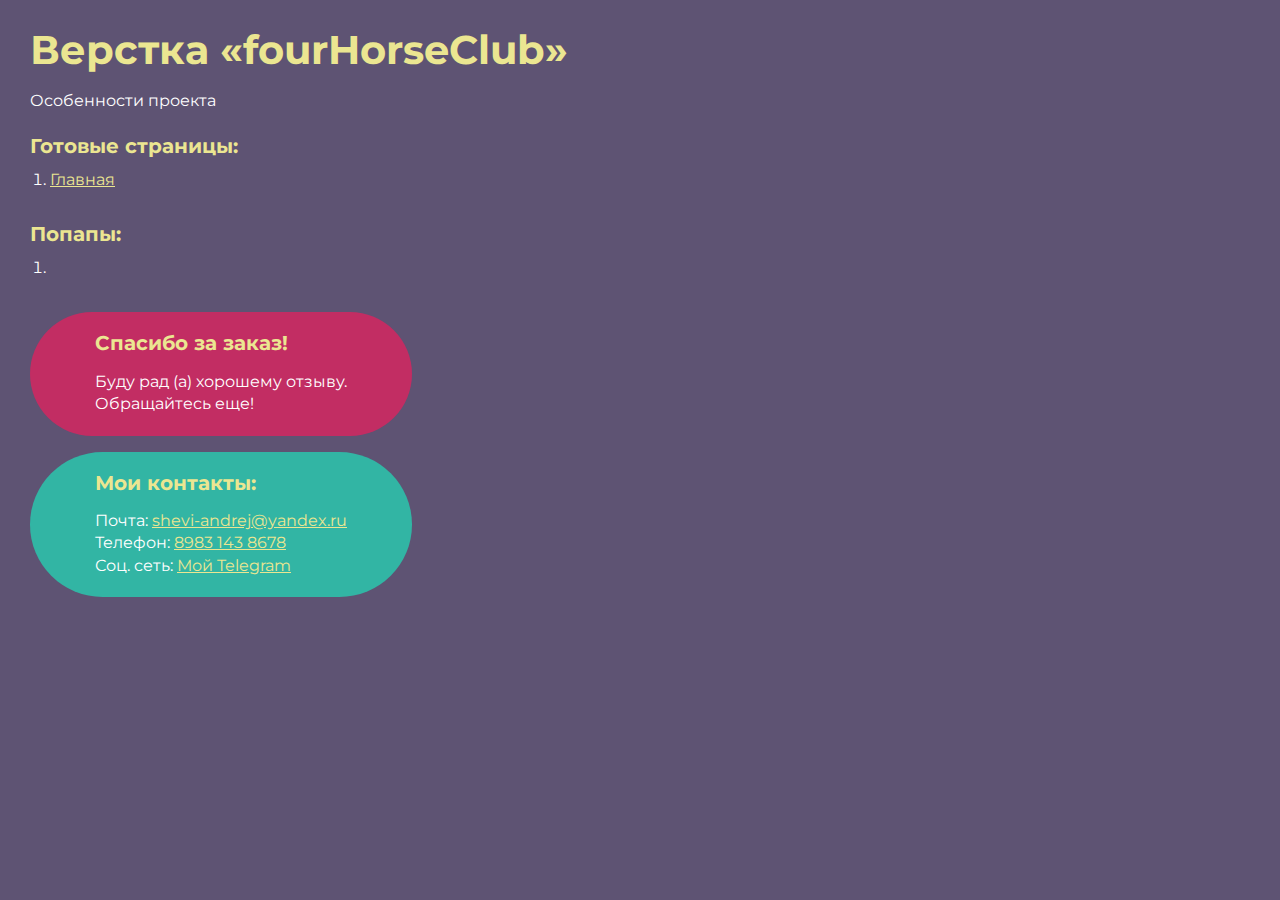
<file: index.html>
<!doctype html>
<html>

<head>
	<meta charset="UTF-8" />
	<meta name="viewport" content="width=device-width, initial-scale=1.0" />
	<title>Верстка «fourHorseСlub»</title>
</head>

<body>
	<div class="rootpage">
		<h1>Верстка «fourHorseСlub»</h1>
		<div class="rootpage__info">Особенности проекта</div>
		<h2>Готовые страницы:</h2>
		<ol class="rootpage__list">
			<li><a target="_blank" href="home.html">Главная</a></li>
		</ol>
		<h2>Попапы:</h2>
		<ol class="rootpage__list">
			<li><a target="_blank" href="home.html#"></a></li>
		</ol>
		<div class="rootpage__tnx">
			<h2>Спасибо за заказ!</h2>
			<p>Буду рад (а) хорошему отзыву.</p>
			<p>Обращайтесь еще!</p>
		</div>
		<div class="rootpage__contacts">
			<h2>Мои контакты:</h2>
			<p>
				Почта:
				<a href="mailto:shevi-andrej@yandex.ru">shevi-andrej@yandex.ru</a>
			</p>
			<p>Телефон: <a href="tel:89831438678">8983 143 8678</a></p>
			<p>Соц. сеть: <a href="https://t.me/AndresShev">Мой Telegram</a></p>
		</div>
	</div>
</body>
<style>
	@charset "UTF-8";
	@import url("https://fonts.googleapis.com/css?family=Montserrat:regular,700&display=swap");

	*,
	*::before,
	*::after {
		padding: 0px;
		margin: 0px;
		border: 0px;
		box-sizing: border-box;
	}

	html,
	body {
		height: 100%;
		margin: 0;
		padding: 0;
		min-width: 320px;
		width: 100%;
		color: #fff;
		background-color: #5e5373;
	}

	body {
		font-family: Montserrat;
		font-size: 100%;
		line-height: 1;
		font-size: 1rem;
	}

	a {
		text-decoration: underline;
		color: #ebe691;
	}

	a:visited {
		text-decoration: underline;
		color: #aaa768;
	}

	a:hover {
		text-decoration: none;
	}

	ul li {
		list-style: none;
	}

	img {
		vertical-align: top;
	}

	.wrapper {
		width: 100%;
		min-height: 100%;
		overflow: hidden;
	}

	.rootpage {
		padding: 30px;
		display: flex;
		flex-direction: column;
		align-items: flex-start;
	}

	@media (max-width: 767px) {
		.rootpage {
			padding: 30px 15px;
		}
	}

	h1 {
		color: #ebe691;
		font-size: 2.5rem;
		margin: 0px 0px 1.25rem 0px;
	}

	@media (max-width: 767px) {
		h1 {
			font-size: 1.85rem;
			margin: 0px 0px 1.25rem 0px;
		}
	}

	h2 {
		color: #ebe691;
		font-size: 1.25rem;
		margin: 0px 0px 1rem 0px;
	}

	@media (max-width: 767px) {
		h2 {
			font-size: 1.125rem;
			margin: 0px 0px 1rem 0px;
		}
	}

	.rootpage__info {
		line-height: 140%;
		margin: 0px 0px 1.5rem 0px;
	}

	.rootpage__list {
		margin: 0px 0px 2.25rem 1.25rem;
	}

	.rootpage__list li:not(:last-child) {
		margin: 0px 0px 15px 0px;
	}

	.rootpage__contacts,
	.rootpage__tnx {
		border-radius: 200px;
		padding: 20px 65px;
		line-height: 140%;
	}

	@media (max-width: 767px) {

		.rootpage__contacts,
		.rootpage__tnx {
			border-radius: 40px;
			padding: 20px;
		}
	}

	.rootpage__contacts {
		background: #32b5a4;
	}

	.rootpage__contacts a {
		color: #ebe691;
	}

	.rootpage__tnx {
		background: #c22d63;
		margin: 0px 0px 1rem 0px;
	}
</style>

</html>
</file>
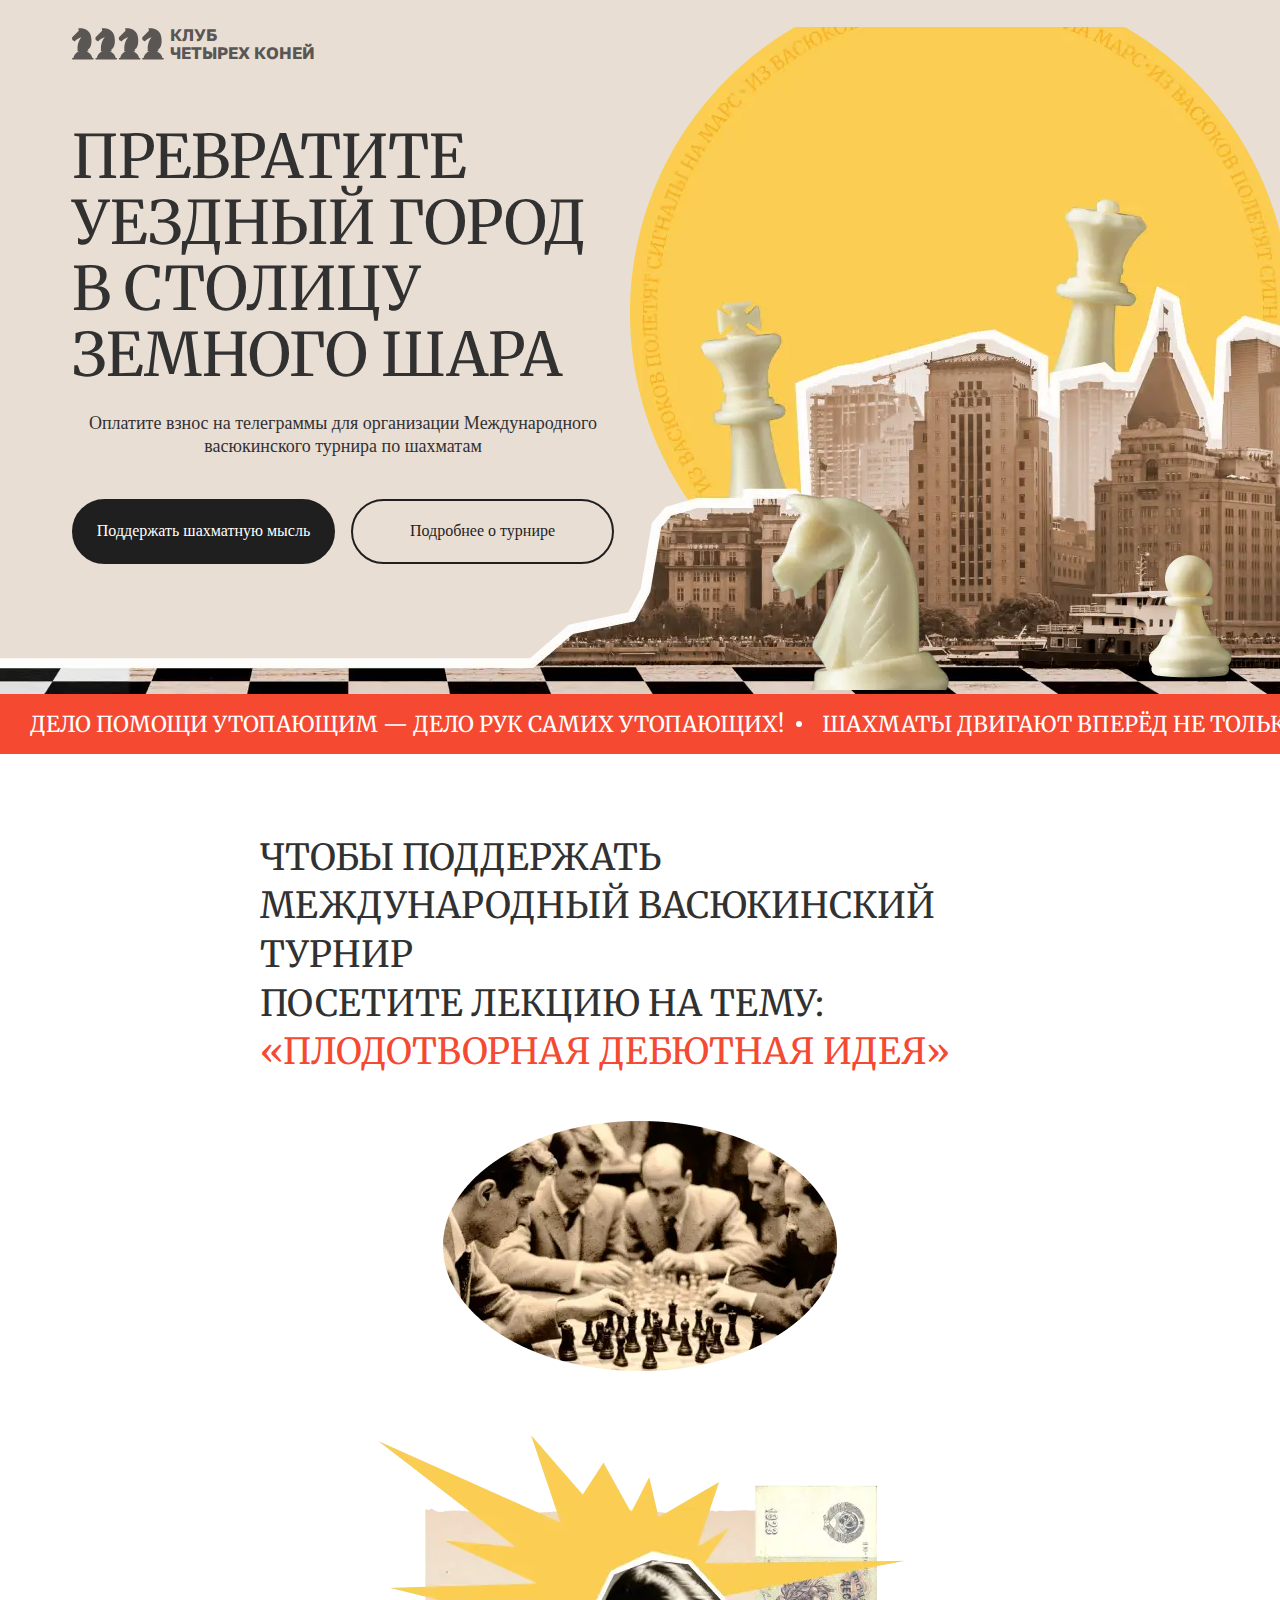
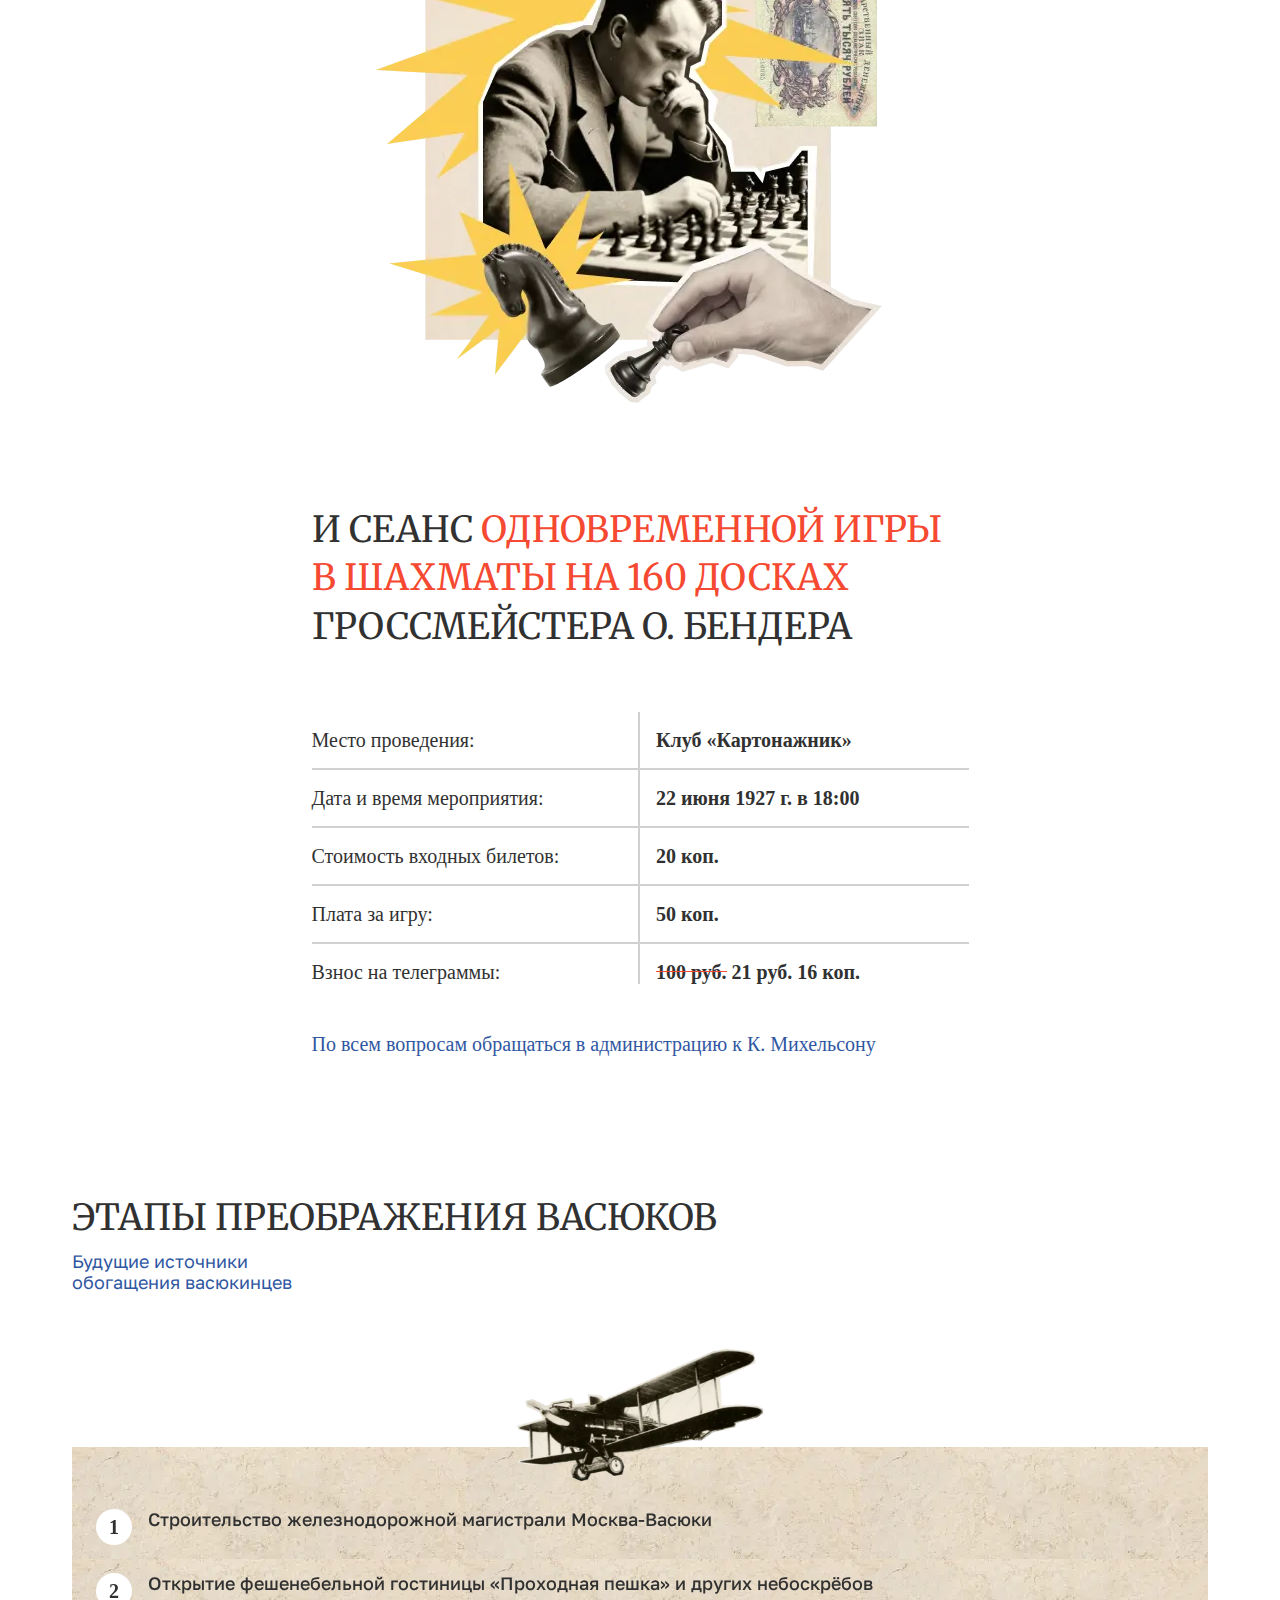
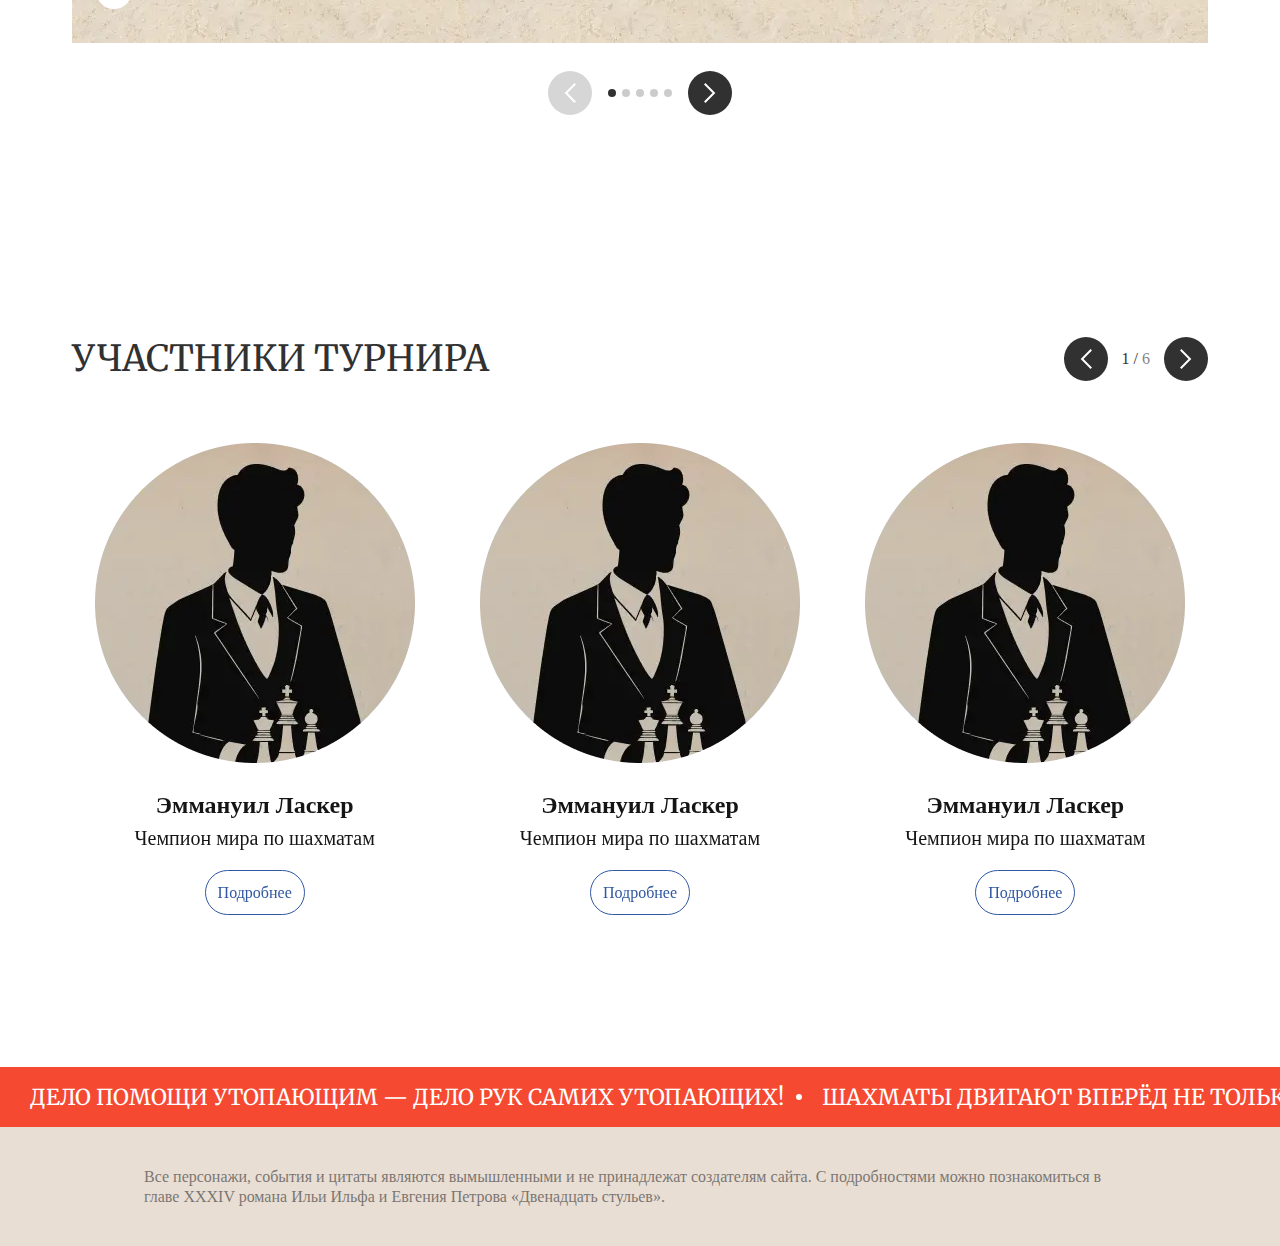
<file: home.html>
<!doctype html>
<html lang="ru">

<head>
	<title>four horse club</title>
	<meta charset="UTF-8" />
	<meta name="format-detection" content="telephone=no" />
	<!-- <style>body{opacity: 0;}</style> -->
	<link rel="stylesheet" href="css/style.min.css?_v=20240319222119" />
	<link rel="shortcut icon" href="favicon.ico" />
	<!-- <meta name="robots" content="noindex, nofollow"> -->
	<meta name="viewport" content="width=device-width, initial-scale=1.0" />
	<link href="https://fonts.googleapis.com/css?family=Montserrat:regular,500,600&display=swap&_v=20240319222119" rel="stylesheet" />
	<link href="https://fonts.googleapis.com/css?family=Golos+Text:regular,500,600,700&display=swap&_v=20240319222119" rel="stylesheet" />
	<link href="https://fonts.googleapis.com/css?family=Merriweather:300,700&display=swap&_v=20240319222119" rel="stylesheet" />
</head>

<body>
	<div class="wrapper">
		<header class="header">
			<div class="header__container">
				<div class="header-wrapper">
					<div class="logo">
						<a href="index.html#"><img src="img/logo.svg" alt="Logo" /></a>
						<a href="index.html#">
							<span>Клуб <br />
								четырех коней</span>
						</a>
					</div>
					<!-- /.logo -->
				</div>
			</div>
		</header>
		<section class="main">
			<div class="main__container">
				<div class="main-wrapper">
					<div class="main-content">
						<h1 class="main-title">
							Превратите уездный город в столицу земного шара
						</h1>
						<div class="main-subtitle">
							Оплатите взнос на телеграммы для организации Международного
							васюкинского турнира по шахматам
						</div>
						<div class="main-btns">
							<a href="home.html#donate">Поддержать шахматную мысль</a>
							<a href="home.html#readmore">Подробнее о турнире</a>
						</div>
					</div>
				</div>
			</div>

			<div class="running-text-wrapper">
				<div class="running-text-content">
					<div class="running-text-item">
						<span class="running-text-desc">
							Дело помощи утопающим — дело рук самих утопающих!
						</span>
					</div>
					<div class="running-text-item">
						<span class="running-text-desc">
							Шахматы двигают вперёд не только культуру, но и экономику!
						</span>
					</div>
					<div class="running-text-item">
						<span class="running-text-desc">
							Лёд тронулся, господа присяжные заседатели!
						</span>
					</div>
				</div>
			</div>
		</section>
		<section class="present">
			<div class="present__container">
				<div class="present-wrapper">
					<div class="present-top" id="donate">
						<h2 class="present-top__title section-title">
							Чтобы поддержать Международный васюкинский турнир
							<p data-da=".present-top,767,3" class="present-top__text">
								посетите лекцию на тему: <span>«Плодотворная дебютная идея»</span>
							</p>
						</h2>

						<div class="present-top__img">
							<picture><source srcset="img/present1.webp" type="image/webp"><img src="img/present1.png" alt="«Плодотворная дебютная идея»" /></picture>
						</div>
					</div>

					<div class="present-bottom" id="readmore">
						<div class="present-bottom__img">
							<picture><source srcset="img/present2.webp" type="image/webp"><img src="img/present2.png" alt="img" /></picture>
						</div>

						<div class="present-bottom__content">
							<h2 class="present-bottom__title section-title">
								и Сеанс
								<span>одновременной игры в шахматы на 160 досках</span>
								гроссмейстера О. Бендера
							</h2>

							<div class="present-table">
								<div class="present-table__item">Место проведения:</div>

								<div class="present-table__item">
									<strong>Клуб «Картонажник»</strong>
								</div>

								<div class="present-table__item">Дата и время мероприятия:</div>

								<div class="present-table__item">
									<strong>22 июня 1927 г. в 18:00</strong>
								</div>

								<div class="present-table__item">Стоимость входных билетов:</div>

								<div class="present-table__item">
									<strong>20 коп.</strong>
								</div>

								<div class="present-table__item">Плата за игру:</div>

								<div class="present-table__item">
									<strong>50 коп.</strong>
								</div>

								<div class="present-table__item">Взнос на телеграммы:</div>

								<div class="present-table__item">
									<strong><span class="old__price">100 руб.</span> 21 руб. 16
										коп.</strong>
								</div>
							</div>

							<a href="mailto:mihelson@gmail.com">По всем вопросам обращаться в администрацию к К. Михельсону</a>
						</div>
					</div>
				</div>
			</div>
		</section>

		<section class="steps">
			<div class="steps__container">
				<h2 class="section-title">
					Этапы преображения Васюков
					<a href="index.html#"> Будущие источники обогащения васюкинцев </a>
				</h2>
				<div class="steps-wrapper">
					<div class="steps-grid">
						<div class="steps-grid__item">
							<div class="grid-item__num">1</div>

							<div class="grid-item__text">
								Строительство железнодорожной магистрали Москва-Васюки
							</div>
						</div>

						<div class="steps-grid__item">
							<div class="grid-item__num">2</div>

							<div class="grid-item__text">
								Открытие фешенебельной гостиницы «Проходная пешка» и других
								небоскрёбов
							</div>
						</div>

						<div class="steps-grid__item">
							<div class="grid-item__num">3</div>

							<div class="grid-item__text">
								Поднятие сельского хозяйства в радиусе на тысячу километров:
								производство овощей, фруктов, икры, шоколадных конфет
							</div>
						</div>

						<div class="steps-grid__item">
							<div class="grid-item__num">4</div>

							<div class="grid-item__text">Строительство дворца для турнира</div>
						</div>

						<div class="steps-grid__item">
							<div class="grid-item__num">5</div>

							<div class="grid-item__text">
								Размещение гаражей для гостевого автотранспорта
							</div>
						</div>

						<div class="steps-grid__item">
							<div class="grid-item__num">6</div>

							<div class="grid-item__text">
								Постройка сверхмощной радиостанции для передачи всему миру
								сенсационных результатов
							</div>
						</div>

						<div class="steps-grid__item">
							<div class="grid-item__num">7</div>

							<div class="grid-item__text">
								Создание аэропорта «Большие Васюки» с регулярным отправлением
								почтовых самолётов и дирижаблей во все концы света, включая
								Лос-Анжелос и Мельбурн
							</div>
						</div>
					</div>

					<div class="steps-slider">
						<div class="steps-slider__wrapper swiper-wrapper">
							<div class="swiper-slide">
								<div class="steps-slider__item">
									<div class="grid-item__num">1</div>

									<div class="grid-item__text">
										Строительство железнодорожной магистрали Москва-Васюки
									</div>
								</div>

								<div class="steps-slider__item">
									<div class="grid-item__num">2</div>

									<div class="grid-item__text">
										Открытие фешенебельной гостиницы «Проходная пешка» и других
										небоскрёбов
									</div>
								</div>
							</div>

							<div class="steps-slider__item swiper-slide">
								<div class="grid-item__num">3</div>

								<div class="grid-item__text">
									Поднятие сельского хозяйства в радиусе на тысячу километров:
									производство овощей, фруктов, икры, шоколадных конфет
								</div>
							</div>

							<div class="swiper-slide">
								<div class="steps-slider__item">
									<div class="grid-item__num">4</div>

									<div class="grid-item__text">
										Строительство дворца для турнира
									</div>
								</div>

								<div class="steps-slider__item">
									<div class="grid-item__num">5</div>

									<div class="grid-item__text">
										Размещение гаражей для гостевого автотранспорта
									</div>
								</div>
							</div>

							<div class="steps-slider__item swiper-slide">
								<div class="grid-item__num">6</div>

								<div class="grid-item__text">
									Постройка сверхмощной радиостанции для передачи всему миру
									сенсационных результатов
								</div>
							</div>

							<div class="steps-slider__item swiper-slide">
								<div class="grid-item__num">7</div>

								<div class="grid-item__text">
									Создание аэропорта «Большие Васюки» с регулярным отправлением
									почтовых самолётов и дирижаблей во все концы света, включая
									Лос-Анжелос и Мельбурн
								</div>
							</div>
						</div>
					</div>

					<div class="steps-pagin">
						<div class="arrow-slider steps-arrow__prev">
							<svg xmlns="http://www.w3.org/2000/svg" width="12" height="20" viewBox="0 0 12 20" fill="none">
								<path d="M1.4618 1.5384L9.92334 9.99994L1.4618 18.4615" stroke="white" stroke-width="2" stroke-linecap="square" />
							</svg>
						</div>

						<div class="paginate"></div>

						<div class="arrow-slider steps-arrow__next">
							<svg xmlns="http://www.w3.org/2000/svg" width="12" height="20" viewBox="0 0 12 20" fill="none">
								<path d="M1.4618 1.5384L9.92334 9.99994L1.4618 18.4615" stroke="white" stroke-width="2" stroke-linecap="square" />
							</svg>
						</div>
					</div>
				</div>
			</div>
		</section>

		<section class="participants">
			<div class="participants__container">
				<div class="participants-top">
					<h2 class="section-title">Участники турнира</h2>
					<!-- /.section-title -->
					<div class="participants-arrows">
						<div class="arrow-slider arrow-prev">
							<svg xmlns="http://www.w3.org/2000/svg" width="12" height="20" viewBox="0 0 12 20" fill="none">
								<path d="M1.4618 1.5384L9.92334 9.99994L1.4618 18.4615" stroke="white" stroke-width="2" stroke-linecap="square" />
							</svg>
						</div>
						<!-- /.arrow-prev -->
						<div class="pagination"></div>
						<!-- /.pagination -->
						<div class="arrow-slider arrow-next">
							<svg xmlns="http://www.w3.org/2000/svg" width="12" height="20" viewBox="0 0 12 20" fill="none">
								<path d="M1.4618 1.5384L9.92334 9.99994L1.4618 18.4615" stroke="white" stroke-width="2" stroke-linecap="square" />
							</svg>
						</div>
						<!-- /.arrow-next -->
					</div>
					<!-- /.participants-arrows -->
				</div>
				<!-- /.participants-top -->
				<div class="participants-container">
					<div class="participants-slider">
						<div class="participants-wrapper swiper-wrapper">
							<div class="participants-item swiper-slide">
								<div class="participants-item__img">
									<picture><source srcset="img/participants.webp" type="image/webp"><img src="img/participants.png" alt="Участник турнира" /></picture>
								</div>
								<!-- /.participants-item__img -->
								<div class="participants-item__name">Эммануил Ласкер</div>
								<!-- /.participants-item__name -->
								<div class="participants-item__titul">Чемпион мира по шахматам</div>
								<!-- /.participants-item__titul -->
								<div class="participants-item__link">
									<a href="index.html#">Подробнее</a>
								</div>
								<!-- /.participants-item__link -->
							</div>
							<!-- /.participants-item swiper-slide -->
							<div class="participants-item swiper-slide">
								<div class="participants-item__img">
									<picture><source srcset="img/participants.webp" type="image/webp"><img src="img/participants.png" alt="Участник турнира" /></picture>
								</div>
								<!-- /.participants-item__img -->
								<div class="participants-item__name">Эммануил Ласкер</div>
								<!-- /.participants-item__name -->
								<div class="participants-item__titul">Чемпион мира по шахматам</div>
								<!-- /.participants-item__titul -->
								<div class="participants-item__link">
									<a href="index.html#">Подробнее</a>
								</div>
								<!-- /.participants-item__link -->
							</div>
							<!-- /.participants-item swiper-slide -->
							<div class="participants-item swiper-slide">
								<div class="participants-item__img">
									<picture><source srcset="img/participants.webp" type="image/webp"><img src="img/participants.png" alt="Участник турнира" /></picture>
								</div>
								<!-- /.participants-item__img -->
								<div class="participants-item__name">Эммануил Ласкер</div>
								<!-- /.participants-item__name -->
								<div class="participants-item__titul">Чемпион мира по шахматам</div>
								<!-- /.participants-item__titul -->
								<div class="participants-item__link">
									<a href="index.html#">Подробнее</a>
								</div>
								<!-- /.participants-item__link -->
							</div>
							<!-- /.participants-item swiper-slide -->
							<div class="participants-item swiper-slide">
								<div class="participants-item__img">
									<picture><source srcset="img/participants.webp" type="image/webp"><img src="img/participants.png" alt="Участник турнира" /></picture>
								</div>
								<!-- /.participants-item__img -->
								<div class="participants-item__name">Эммануил Ласкер</div>
								<!-- /.participants-item__name -->
								<div class="participants-item__titul">Чемпион мира по шахматам</div>
								<!-- /.participants-item__titul -->
								<div class="participants-item__link">
									<a href="index.html#">Подробнее</a>
								</div>
								<!-- /.participants-item__link -->
							</div>
							<!-- /.participants-item swiper-slide -->
							<div class="participants-item swiper-slide">
								<div class="participants-item__img">
									<picture><source srcset="img/participants.webp" type="image/webp"><img src="img/participants.png" alt="Участник турнира" /></picture>
								</div>
								<!-- /.participants-item__img -->
								<div class="participants-item__name">Эммануил Ласкер</div>
								<!-- /.participants-item__name -->
								<div class="participants-item__titul">Чемпион мира по шахматам</div>
								<!-- /.participants-item__titul -->
								<div class="participants-item__link">
									<a href="index.html#">Подробнее</a>
								</div>
								<!-- /.participants-item__link -->
							</div>
							<!-- /.participants-item swiper-slide -->
							<div class="participants-item swiper-slide">
								<div class="participants-item__img">
									<picture><source srcset="img/participants.webp" type="image/webp"><img src="img/participants.png" alt="Участник турнира" /></picture>
								</div>
								<!-- /.participants-item__img -->
								<div class="participants-item__name">Эммануил Ласкер</div>
								<!-- /.participants-item__name -->
								<div class="participants-item__titul">Чемпион мира по шахматам</div>
								<!-- /.participants-item__titul -->
								<div class="participants-item__link">
									<a href="index.html#">Подробнее</a>
								</div>
								<!-- /.participants-item__link -->
							</div>
							<!-- /.participants-item swiper-slide -->
						</div>
						<!-- /.participants-wrapper -->
					</div>
					<!-- /.participants-slider -->
				</div>
				<!-- /.participants-container -->
			</div>
			<!-- /.container -->
		</section>

		<footer class="footer">
			<div class="running-text-wrapper">
				<div class="running-text-content">
					<div class="running-text-item">
						<span class="running-text-desc">
							Дело помощи утопающим — дело рук самих утопающих!
						</span>
					</div>
					<div class="running-text-item">
						<span class="running-text-desc">
							Шахматы двигают вперёд не только культуру, но и экономику!
						</span>
					</div>
					<div class="running-text-item">
						<span class="running-text-desc">
							Лёд тронулся, господа присяжные заседатели!
						</span>
					</div>
				</div>
			</div>
			<div class="footer__container">
				<div class="copyright">
					Все персонажи, события и цитаты являются вымышленными и не принадлежат
					создателям сайта. С подробностями можно познакомиться в главе XXXIV романа
					Ильи Ильфа и Евгения Петрова «Двенадцать стульев».
				</div>
			</div>
		</footer>

	</div>
	<!-- 
<div id="popup" aria-hidden="true" class="popup">
	<div class="popup__wrapper">
		<div class="popup__content">
			<button data-close type="button" class="popup__close">Закрыть</button>
			<div class="popup__text">
			</div>
		</div>
	</div>
</div>
 -->
	<script src="js/app.min.js?_v=20240319222119"></script>
</body>

</html>
</file>
<file: css/style.min.css>
@charset "UTF-8";*{padding:0;margin:0;border:0}*,:after,:before{-webkit-box-sizing:border-box;box-sizing:border-box}body,html{height:100%;min-width:375px}body{color:#fff;line-height:1;font-family:Golos;font-size:.875rem;-ms-text-size-adjust:100%;-moz-text-size-adjust:100%;-webkit-text-size-adjust:100%;-webkit-font-smoothing:antialiased;-moz-osx-font-smoothing:grayscale}button,input,textarea{font-family:Golos;font-size:inherit}button{cursor:pointer;color:inherit;background-color:inherit}a{color:inherit}a:link,a:visited{text-decoration:none}a:hover{text-decoration:none}ul li{list-style:none}img{vertical-align:top}h1,h2,h3,h4,h5,h6{font-weight:inherit;font-size:inherit}.lock body{overflow:hidden;-ms-touch-action:none;touch-action:none}.wrapper{min-height:100%;display:-webkit-box;display:-ms-flexbox;display:flex;-webkit-box-orient:vertical;-webkit-box-direction:normal;-ms-flex-direction:column;flex-direction:column;overflow:hidden}.wrapper>main{-webkit-box-flex:1;-ms-flex:1 1 auto;flex:1 1 auto}.wrapper>*{min-width:0}[class*=__container]{max-width:82.8125rem;-webkit-box-sizing:content-box;box-sizing:content-box;margin:0 auto;padding:0 4.5rem}[class*=-ibg]{position:relative}[class*=-ibg] img{position:absolute;width:100%;height:100%;top:0;left:0;-o-object-fit:cover;object-fit:cover}[class*=-ibg_contain] img{-o-object-fit:contain;object-fit:contain}.header{position:absolute;width:100%;left:0;top:0;padding:26px 0;z-index:10}.logo{display:-webkit-box;display:-ms-flexbox;display:flex;-webkit-box-align:center;-ms-flex-align:center;align-items:center;-webkit-column-gap:6.35px;-moz-column-gap:6.35px;column-gap:6.35px}.logo span{color:#595653;font-family:"Golos Text";font-size:16.651px;font-weight:700;line-height:108%;text-transform:uppercase}._ibg{position:relative;overflow:hidden}._ibg img{position:absolute;width:100%;height:100%;top:0;left:0;-o-object-fit:cover;object-fit:cover}.no-webp .main{background-image:url(../img/horse.png),url(../img/pawn.png),url(../img/main.png)}.main{position:relative;background-color:#e9ded4;background-position:right 30% bottom 12%,right 4% bottom 12%,center center;background-repeat:no-repeat,no-repeat,no-repeat;overflow:hidden}.main-wrapper{position:relative;padding:124px 0 130px;z-index:1}.main-title{margin-bottom:24px;font-family:Merriweather;font-size:60px;font-weight:400;line-height:110%;text-transform:uppercase;color:#313131}.main-title span{text-align:center;display:block}.main-subtitle{margin-bottom:40px;color:#313131;text-align:center;font-size:18px;font-weight:400;line-height:130%}.main-content{max-width:542px}.main-btns{display:-webkit-box;display:-ms-flexbox;display:flex;-ms-flex-wrap:wrap;flex-wrap:wrap;-webkit-column-gap:16px;-moz-column-gap:16px;column-gap:16px;row-gap:14px}.main-btns a{width:100%;max-width:calc(50% - 8px);padding:20px;border-radius:66px;text-align:center;font-size:16px;font-weight:500;line-height:130%;border:2px solid #1f1f1f;-webkit-transition:all .3s;transition:all .3s}.main-btns a:nth-child(1){color:#fff;background:#1f1f1f}.main-btns a:nth-child(1):hover{color:#1f1f1f;background:#fbce51;border:2px solid #fbce51}.main-btns a:nth-child(2){color:#1f1f1f}.main-btns a:nth-child(2):hover{color:#fff;background:#1f1f1f}.running-text-wrapper{position:relative;display:-webkit-box;display:-ms-flexbox;display:flex;-webkit-box-align:center;-ms-flex-align:center;align-items:center;overflow:hidden;padding:18px;background:#f54932;min-width:100%}.running-text-content{display:inline-block;white-space:nowrap;-webkit-animation:running-text 25s linear infinite;animation:running-text 25s linear infinite}@-webkit-keyframes running-text{0%{margin-left:100%}100%{margin-left:-100%}}@keyframes running-text{0%{margin-left:100%}100%{margin-left:-100%}}.running-text-desc{display:inline-block;margin-right:20px}.running-text-wrapper span{position:relative;color:#fff;font-family:Merriweather;font-size:22px;font-weight:400;line-height:110%;text-transform:uppercase;margin:0 12px}.running-text-wrapper span::after{content:"";position:absolute;display:block;width:6px;height:6px;background:#fff;right:-18px;top:0;bottom:0;margin:auto;border-radius:50%}.running-text-wrapper{position:relative;display:-webkit-box;display:-ms-flexbox;display:flex;-webkit-box-align:center;-ms-flex-align:center;align-items:center;overflow-x:hidden;padding:18px;background:#f54932;min-width:100%}.running-text-item{padding:0;margin-right:10px;min-width:-webkit-fit-content;min-width:-moz-fit-content;min-width:fit-content;display:inline-block}.present{padding:80px 0;background:#fff}.present-top{display:-webkit-box;display:-ms-flexbox;display:flex;-webkit-box-align:center;-ms-flex-align:center;align-items:center;-webkit-column-gap:64px;-moz-column-gap:64px;column-gap:64px;row-gap:44px;margin-bottom:64px;-ms-flex-wrap:wrap;flex-wrap:wrap;-webkit-box-pack:center;-ms-flex-pack:center;justify-content:center}.section-title{color:#313131;font-family:Merriweather;font-size:36px;font-weight:400;line-height:135%;text-transform:uppercase}.section-title span{color:#f54932}.present-top__img{position:relative;height:auto}.present-top__img img{width:100%;height:auto;-o-object-fit:contain;object-fit:contain}.present-top .section-title{max-width:760px}.present-bottom{display:-webkit-box;display:-ms-flexbox;display:flex;-ms-flex-wrap:wrap;flex-wrap:wrap;-webkit-column-gap:17px;-moz-column-gap:17px;column-gap:17px;-webkit-box-pack:center;-ms-flex-pack:center;justify-content:center;row-gap:19px}.present-bottom .section-title{margin-bottom:60px}.present-bottom__img{position:relative;height:auto}.present-bottom__img img{width:100%;height:auto;-o-object-fit:contain;object-fit:contain}.present-bottom__content{-webkit-box-flex:0;-ms-flex:0 1 657px;flex:0 1 657px}.present-bottom__content a{color:#3057a2;font-size:20px;font-weight:400;line-height:120%}.present-table{display:-ms-grid;display:grid;-ms-grid-columns:1fr 1fr;grid-template-columns:1fr 1fr;margin-bottom:48px}.present-table__item{color:#313131;font-size:20px;font-weight:400;line-height:120%}.present-table__item{border-bottom:2px solid #d0d0d0}.present-table__item:nth-of-type(-n+3){padding-top:0}.present-table__item:nth-child(odd){padding:16px 16px 16px 0;border-right:2px solid #d0d0d0}.present-table__item:nth-child(even){padding:16px 0 16px 16px}.present-table__item:nth-last-of-type(-n+2){border-bottom:none;padding-bottom:0}.old__price{position:relative;display:inline-block}.old__price::after{content:"";position:absolute;left:0;bottom:50%;width:100%;height:1px;background-color:#f54932}.steps{padding:80px 0 100px}.steps .section-title{max-width:806px;display:inline-block;font-size:54px;line-height:120%;margin-bottom:54px}.section-title a{display:inline-block;color:#3057a2;max-width:280px;text-transform:math-auto;font-size:20px;font-weight:400;font-family:"Golos Text";line-height:120%}.steps-grid{display:-ms-grid;display:grid;-ms-grid-columns:1fr 1fr 1fr;grid-template-columns:1fr 1fr 1fr;row-gap:20px;-webkit-column-gap:25px;-moz-column-gap:25px;column-gap:25px}.no-webp .steps-grid__item{background:url(../img/steps.jpg),#d3d3d3 center/cover no-repeat}.steps-grid__item{display:-webkit-box;display:-ms-flexbox;display:flex;-webkit-box-align:start;-ms-flex-align:start;align-items:flex-start;-ms-flex-wrap:wrap;flex-wrap:wrap;-webkit-column-gap:14px;-moz-column-gap:14px;column-gap:14px;padding:20px}.steps-grid__item:nth-child(3){-ms-grid-row:1;-ms-grid-row-span:2;grid-row:1/3;-ms-grid-column:3;grid-column:3/3}.steps-grid__item:nth-child(7){position:relative;-ms-grid-row:3;grid-row:3/3;-ms-grid-column:2;-ms-grid-column-span:2;grid-column:2/4}.steps-grid__item:nth-child(7) .grid-item__text{max-width:446px}.no-webp .steps-grid__item:nth-child(7)::after{background:url(../img/airplains.png) right/contain no-repeat}.steps-grid__item:nth-child(7)::after{content:"";position:absolute;display:block;width:50%;height:376px;right:-8%;top:-125%}.grid-item__text{color:#313131;font-family:"Golos Text";font-size:20px;font-weight:500;line-height:120%;max-width:calc(100% - 50px)}.grid-item__num{display:-webkit-box;display:-ms-flexbox;display:flex;-webkit-box-align:center;-ms-flex-align:center;align-items:center;-webkit-box-pack:center;-ms-flex-pack:center;justify-content:center;font-size:20px;font-weight:600;line-height:120%;border-radius:50%;height:36px;width:36px;color:#313131;background:#fff}.participants{padding:100px 0 140px;background:#fff}.participants-slider{overflow:hidden}.participants-top{display:-webkit-box;display:-ms-flexbox;display:flex;-webkit-box-align:center;-ms-flex-align:center;align-items:center;-webkit-box-pack:justify;-ms-flex-pack:justify;justify-content:space-between;-ms-flex-wrap:wrap;flex-wrap:wrap;margin-bottom:60px}.participants-arrows{display:-webkit-box;display:-ms-flexbox;display:flex;-webkit-box-align:center;-ms-flex-align:center;align-items:center;-webkit-box-pack:end;-ms-flex-pack:end;justify-content:flex-end;-webkit-column-gap:14px;-moz-column-gap:14px;column-gap:14px}.pagination{color:#313131;font-size:16px;font-weight:400;line-height:120%;max-width:calc(100% - 116px);text-align:center}.arrow-slider{width:44px;height:44px;display:-webkit-box;display:-ms-flexbox;display:flex;-webkit-box-align:center;-ms-flex-align:center;align-items:center;-webkit-box-pack:center;-ms-flex-pack:center;justify-content:center;background:#313131;border-radius:50%;cursor:pointer;-webkit-transition:all .3s;transition:all .3s}.arrow-slider:first-child{-webkit-transform:rotate(-180deg);-ms-transform:rotate(-180deg);transform:rotate(-180deg)}.participants-item__name{margin-bottom:6px;color:#151515;font-size:24px;font-weight:600;line-height:120%;text-align:center}.participants-item__img{margin-bottom:28px;text-align:center}.participants-item__titul{margin-bottom:20px;color:#151515;font-size:20px;font-weight:400;line-height:120%;text-align:center}.participants-item__link a{margin:auto;max-width:-webkit-max-content;max-width:-moz-max-content;max-width:max-content;display:block;margin-bottom:12px;color:#3057a2;font-size:16px;font-weight:500;line-height:120%;padding:12px;border-radius:62px;border:1px solid #3057a2;-webkit-transition:all .3s;transition:all .3s}.swiper-button-disabled{background:#d6d6d6}.arrow-slider:hover{background:#fbce51}.swiper-button-disabled:hover{background:#d6d6d6}.swiper-pagination-total{opacity:.6}.participants-item__link a:hover{border:1px solid #3057a2;color:#fff;background:#3057a2}.footer{background:#e9ded4}.copyright{padding:40px 72px;color:#313131;font-size:16px;font-weight:400;line-height:120%;opacity:.6}.steps-pagin,.steps-slider{display:none}.footer{background:#e9ded4}.copyright{padding:40px 72px;color:#313131;font-size:16px;font-weight:400;line-height:120%;opacity:.6}@font-face{font-family:swiper-icons;src:url("data:application/font-woff;charset=utf-8;base64, [base64]//wADZ2x5ZgAAAywAAADMAAAD2MHtryVoZWFkAAABbAAAADAAAAA2E2+eoWhoZWEAAAGcAAAAHwAAACQC9gDzaG10eAAAAigAAAAZAAAArgJkABFsb2NhAAAC0AAAAFoAAABaFQAUGG1heHAAAAG8AAAAHwAAACAAcABAbmFtZQAAA/gAAAE5AAACXvFdBwlwb3N0AAAFNAAAAGIAAACE5s74hXjaY2BkYGAAYpf5Hu/j+W2+MnAzMYDAzaX6QjD6/4//Bxj5GA8AuRwMYGkAPywL13jaY2BkYGA88P8Agx4j+/8fQDYfA1AEBWgDAIB2BOoAeNpjYGRgYNBh4GdgYgABEMnIABJzYNADCQAACWgAsQB42mNgYfzCOIGBlYGB0YcxjYGBwR1Kf2WQZGhhYGBiYGVmgAFGBiQQkOaawtDAoMBQxXjg/wEGPcYDDA4wNUA2CCgwsAAAO4EL6gAAeNpj2M0gyAACqxgGNWBkZ2D4/wMA+xkDdgAAAHjaY2BgYGaAYBkGRgYQiAHyGMF8FgYHIM3DwMHABGQrMOgyWDLEM1T9/w8UBfEMgLzE////P/5//f/V/xv+r4eaAAeMbAxwIUYmIMHEgKYAYjUcsDAwsLKxc3BycfPw8jEQA/[base64]/uznmfPFBNODM2K7MTQ45YEAZqGP81AmGGcF3iPqOop0r1SPTaTbVkfUe4HXj97wYE+yNwWYxwWu4v1ugWHgo3S1XdZEVqWM7ET0cfnLGxWfkgR42o2PvWrDMBSFj/IHLaF0zKjRgdiVMwScNRAoWUoH78Y2icB/yIY09An6AH2Bdu/UB+yxopYshQiEvnvu0dURgDt8QeC8PDw7Fpji3fEA4z/PEJ6YOB5hKh4dj3EvXhxPqH/SKUY3rJ7srZ4FZnh1PMAtPhwP6fl2PMJMPDgeQ4rY8YT6Gzao0eAEA409DuggmTnFnOcSCiEiLMgxCiTI6Cq5DZUd3Qmp10vO0LaLTd2cjN4fOumlc7lUYbSQcZFkutRG7g6JKZKy0RmdLY680CDnEJ+UMkpFFe1RN7nxdVpXrC4aTtnaurOnYercZg2YVmLN/d/gczfEimrE/fs/bOuq29Zmn8tloORaXgZgGa78yO9/cnXm2BpaGvq25Dv9S4E9+5SIc9PqupJKhYFSSl47+Qcr1mYNAAAAeNptw0cKwkAAAMDZJA8Q7OUJvkLsPfZ6zFVERPy8qHh2YER+3i/BP83vIBLLySsoKimrqKqpa2hp6+jq6RsYGhmbmJqZSy0sraxtbO3sHRydnEMU4uR6yx7JJXveP7WrDycAAAAAAAH//wACeNpjYGRgYOABYhkgZgJCZgZNBkYGLQZtIJsFLMYAAAw3ALgAeNolizEKgDAQBCchRbC2sFER0YD6qVQiBCv/H9ezGI6Z5XBAw8CBK/m5iQQVauVbXLnOrMZv2oLdKFa8Pjuru2hJzGabmOSLzNMzvutpB3N42mNgZGBg4GKQYzBhYMxJLMlj4GBgAYow/P/PAJJhLM6sSoWKfWCAAwDAjgbRAAB42mNgYGBkAIIbCZo5IPrmUn0hGA0AO8EFTQAA");font-weight:400;font-style:normal}:root{--swiper-theme-color:#007aff}.swiper{margin-left:auto;margin-right:auto;position:relative;overflow:hidden;list-style:none;padding:0;z-index:1}.swiper-vertical>.swiper-wrapper{-webkit-box-orient:vertical;-webkit-box-direction:normal;-ms-flex-direction:column;flex-direction:column}.swiper-wrapper{position:relative;width:100%;height:100%;z-index:1;display:-webkit-box;display:-ms-flexbox;display:flex;-webkit-transition-property:-webkit-transform;transition-property:-webkit-transform;transition-property:transform;transition-property:transform,-webkit-transform;-webkit-box-sizing:content-box;box-sizing:content-box}.swiper-android .swiper-slide,.swiper-wrapper{-webkit-transform:translate3d(0,0,0);transform:translate3d(0,0,0)}.swiper-pointer-events{-ms-touch-action:pan-y;touch-action:pan-y}.swiper-pointer-events.swiper-vertical{-ms-touch-action:pan-x;touch-action:pan-x}.swiper-slide{-ms-flex-negative:0;flex-shrink:0;width:100%;height:100%;position:relative;-webkit-transition-property:-webkit-transform;transition-property:-webkit-transform;transition-property:transform;transition-property:transform,-webkit-transform}.swiper-slide-invisible-blank{visibility:hidden}.swiper-autoheight,.swiper-autoheight .swiper-slide{height:auto}.swiper-autoheight .swiper-wrapper{-webkit-box-align:start;-ms-flex-align:start;align-items:flex-start;-webkit-transition-property:height,-webkit-transform;transition-property:height,-webkit-transform;transition-property:transform,height;transition-property:transform,height,-webkit-transform}.swiper-3d,.swiper-3d.swiper-css-mode .swiper-wrapper{-webkit-perspective:1200px;perspective:1200px}.swiper-3d .swiper-cube-shadow,.swiper-3d .swiper-slide,.swiper-3d .swiper-slide-shadow,.swiper-3d .swiper-slide-shadow-bottom,.swiper-3d .swiper-slide-shadow-left,.swiper-3d .swiper-slide-shadow-right,.swiper-3d .swiper-slide-shadow-top,.swiper-3d .swiper-wrapper{-webkit-transform-style:preserve-3d;transform-style:preserve-3d}.swiper-3d .swiper-slide-shadow,.swiper-3d .swiper-slide-shadow-bottom,.swiper-3d .swiper-slide-shadow-left,.swiper-3d .swiper-slide-shadow-right,.swiper-3d .swiper-slide-shadow-top{position:absolute;left:0;top:0;width:100%;height:100%;pointer-events:none;z-index:10}.swiper-3d .swiper-slide-shadow{background:rgba(0,0,0,.15)}.swiper-3d .swiper-slide-shadow-left{background-image:-webkit-gradient(linear,right top,left top,from(rgba(0,0,0,.5)),to(rgba(0,0,0,0)));background-image:linear-gradient(to left,rgba(0,0,0,.5),rgba(0,0,0,0))}.swiper-3d .swiper-slide-shadow-right{background-image:-webkit-gradient(linear,left top,right top,from(rgba(0,0,0,.5)),to(rgba(0,0,0,0)));background-image:linear-gradient(to right,rgba(0,0,0,.5),rgba(0,0,0,0))}.swiper-3d .swiper-slide-shadow-top{background-image:-webkit-gradient(linear,left bottom,left top,from(rgba(0,0,0,.5)),to(rgba(0,0,0,0)));background-image:linear-gradient(to top,rgba(0,0,0,.5),rgba(0,0,0,0))}.swiper-3d .swiper-slide-shadow-bottom{background-image:-webkit-gradient(linear,left top,left bottom,from(rgba(0,0,0,.5)),to(rgba(0,0,0,0)));background-image:linear-gradient(to bottom,rgba(0,0,0,.5),rgba(0,0,0,0))}.swiper-css-mode>.swiper-wrapper{overflow:auto;scrollbar-width:none;-ms-overflow-style:none}.swiper-css-mode>.swiper-wrapper::-webkit-scrollbar{display:none}.swiper-css-mode>.swiper-wrapper>.swiper-slide{scroll-snap-align:start start}.swiper-horizontal.swiper-css-mode>.swiper-wrapper{-ms-scroll-snap-type:x mandatory;scroll-snap-type:x mandatory}.swiper-vertical.swiper-css-mode>.swiper-wrapper{-ms-scroll-snap-type:y mandatory;scroll-snap-type:y mandatory}.swiper-centered>.swiper-wrapper::before{content:"";-ms-flex-negative:0;flex-shrink:0;-webkit-box-ordinal-group:10000;-ms-flex-order:9999;order:9999}.swiper-centered.swiper-horizontal>.swiper-wrapper>.swiper-slide:first-child{-webkit-margin-start:var(--swiper-centered-offset-before);margin-inline-start:var(--swiper-centered-offset-before)}.swiper-centered.swiper-horizontal>.swiper-wrapper::before{height:100%;min-height:1px;width:var(--swiper-centered-offset-after)}.swiper-centered.swiper-vertical>.swiper-wrapper>.swiper-slide:first-child{-webkit-margin-before:var(--swiper-centered-offset-before);margin-block-start:var(--swiper-centered-offset-before)}.swiper-centered.swiper-vertical>.swiper-wrapper::before{width:100%;min-width:1px;height:var(--swiper-centered-offset-after)}.swiper-centered>.swiper-wrapper>.swiper-slide{scroll-snap-align:center center}.swiper-virtual.swiper-css-mode .swiper-wrapper::after{content:"";position:absolute;left:0;top:0;pointer-events:none}.swiper-virtual.swiper-css-mode.swiper-horizontal .swiper-wrapper::after{height:1px;width:var(--swiper-virtual-size)}.swiper-virtual.swiper-css-mode.swiper-vertical .swiper-wrapper::after{width:1px;height:var(--swiper-virtual-size)}:root{--swiper-navigation-size:44px}.swiper-button-next,.swiper-button-prev{position:absolute;top:50%;width:calc(var(--swiper-navigation-size)/ 44 * 27);height:var(--swiper-navigation-size);margin-top:calc(0px - var(--swiper-navigation-size)/ 2);z-index:10;cursor:pointer;display:-webkit-box;display:-ms-flexbox;display:flex;-webkit-box-align:center;-ms-flex-align:center;align-items:center;-webkit-box-pack:center;-ms-flex-pack:center;justify-content:center;color:var(--swiper-navigation-color,var(--swiper-theme-color))}.swiper-button-next.swiper-button-disabled,.swiper-button-prev.swiper-button-disabled{opacity:.35;cursor:auto;pointer-events:none}.swiper-button-next:after,.swiper-button-prev:after{font-family:swiper-icons;font-size:var(--swiper-navigation-size);text-transform:none!important;letter-spacing:0;text-transform:none;font-variant:initial;line-height:1}.swiper-button-prev,.swiper-rtl .swiper-button-next{left:10px;right:auto}.swiper-button-prev:after,.swiper-rtl .swiper-button-next:after{content:"prev"}.swiper-button-next,.swiper-rtl .swiper-button-prev{right:10px;left:auto}.swiper-button-next:after,.swiper-rtl .swiper-button-prev:after{content:"next"}.swiper-button-lock{display:none}.swiper-pagination{position:absolute;text-align:center;-webkit-transition:.3s opacity;transition:.3s opacity;-webkit-transform:translate3d(0,0,0);transform:translate3d(0,0,0);z-index:10}.swiper-pagination.swiper-pagination-hidden{opacity:0}.swiper-horizontal>.swiper-pagination-bullets,.swiper-pagination-bullets.swiper-pagination-horizontal,.swiper-pagination-custom,.swiper-pagination-fraction{bottom:10px;left:0;width:100%}.swiper-pagination-bullets-dynamic{overflow:hidden;font-size:0}.swiper-pagination-bullets-dynamic .swiper-pagination-bullet{-webkit-transform:scale(.33);-ms-transform:scale(.33);transform:scale(.33);position:relative}.swiper-pagination-bullets-dynamic .swiper-pagination-bullet-active{-webkit-transform:scale(1);-ms-transform:scale(1);transform:scale(1)}.swiper-pagination-bullets-dynamic .swiper-pagination-bullet-active-main{-webkit-transform:scale(1);-ms-transform:scale(1);transform:scale(1)}.swiper-pagination-bullets-dynamic .swiper-pagination-bullet-active-prev{-webkit-transform:scale(.66);-ms-transform:scale(.66);transform:scale(.66)}.swiper-pagination-bullets-dynamic .swiper-pagination-bullet-active-prev-prev{-webkit-transform:scale(.33);-ms-transform:scale(.33);transform:scale(.33)}.swiper-pagination-bullets-dynamic .swiper-pagination-bullet-active-next{-webkit-transform:scale(.66);-ms-transform:scale(.66);transform:scale(.66)}.swiper-pagination-bullets-dynamic .swiper-pagination-bullet-active-next-next{-webkit-transform:scale(.33);-ms-transform:scale(.33);transform:scale(.33)}.swiper-pagination-bullet{width:var(--swiper-pagination-bullet-width,var(--swiper-pagination-bullet-size,8px));height:var(--swiper-pagination-bullet-height,var(--swiper-pagination-bullet-size,8px));display:inline-block;border-radius:50%;background:var(--swiper-pagination-bullet-inactive-color,#000);opacity:var(--swiper-pagination-bullet-inactive-opacity,.2)}button.swiper-pagination-bullet{border:none;margin:0;padding:0;-webkit-box-shadow:none;box-shadow:none;-webkit-appearance:none;-moz-appearance:none;appearance:none}.swiper-pagination-clickable .swiper-pagination-bullet{cursor:pointer}.swiper-pagination-bullet:only-child{display:none!important}.swiper-pagination-bullet-active{opacity:var(--swiper-pagination-bullet-opacity,1);background:var(--swiper-pagination-color,var(--swiper-theme-color))}.swiper-pagination-vertical.swiper-pagination-bullets,.swiper-vertical>.swiper-pagination-bullets{right:10px;top:50%;-webkit-transform:translate3d(0,-50%,0);transform:translate3d(0,-50%,0)}.swiper-pagination-vertical.swiper-pagination-bullets .swiper-pagination-bullet,.swiper-vertical>.swiper-pagination-bullets .swiper-pagination-bullet{margin:var(--swiper-pagination-bullet-vertical-gap,6px) 0;display:block}.swiper-pagination-vertical.swiper-pagination-bullets.swiper-pagination-bullets-dynamic,.swiper-vertical>.swiper-pagination-bullets.swiper-pagination-bullets-dynamic{top:50%;-webkit-transform:translateY(-50%);-ms-transform:translateY(-50%);transform:translateY(-50%);width:8px}.swiper-pagination-vertical.swiper-pagination-bullets.swiper-pagination-bullets-dynamic .swiper-pagination-bullet,.swiper-vertical>.swiper-pagination-bullets.swiper-pagination-bullets-dynamic .swiper-pagination-bullet{display:inline-block;-webkit-transition:.2s top,.2s -webkit-transform;transition:.2s top,.2s -webkit-transform;transition:.2s transform,.2s top;transition:.2s transform,.2s top,.2s -webkit-transform}.swiper-horizontal>.swiper-pagination-bullets .swiper-pagination-bullet,.swiper-pagination-horizontal.swiper-pagination-bullets .swiper-pagination-bullet{margin:0 var(--swiper-pagination-bullet-horizontal-gap,4px)}.swiper-horizontal>.swiper-pagination-bullets.swiper-pagination-bullets-dynamic,.swiper-pagination-horizontal.swiper-pagination-bullets.swiper-pagination-bullets-dynamic{left:50%;-webkit-transform:translateX(-50%);-ms-transform:translateX(-50%);transform:translateX(-50%);white-space:nowrap}.swiper-horizontal>.swiper-pagination-bullets.swiper-pagination-bullets-dynamic .swiper-pagination-bullet,.swiper-pagination-horizontal.swiper-pagination-bullets.swiper-pagination-bullets-dynamic .swiper-pagination-bullet{-webkit-transition:.2s left,.2s -webkit-transform;transition:.2s left,.2s -webkit-transform;transition:.2s transform,.2s left;transition:.2s transform,.2s left,.2s -webkit-transform}.swiper-horizontal.swiper-rtl>.swiper-pagination-bullets-dynamic .swiper-pagination-bullet{-webkit-transition:.2s right,.2s -webkit-transform;transition:.2s right,.2s -webkit-transform;transition:.2s transform,.2s right;transition:.2s transform,.2s right,.2s -webkit-transform}.swiper-pagination-progressbar{background:rgba(0,0,0,.25);position:absolute}.swiper-pagination-progressbar .swiper-pagination-progressbar-fill{background:var(--swiper-pagination-color,var(--swiper-theme-color));position:absolute;left:0;top:0;width:100%;height:100%;-webkit-transform:scale(0);-ms-transform:scale(0);transform:scale(0);-webkit-transform-origin:left top;-ms-transform-origin:left top;transform-origin:left top}.swiper-rtl .swiper-pagination-progressbar .swiper-pagination-progressbar-fill{-webkit-transform-origin:right top;-ms-transform-origin:right top;transform-origin:right top}.swiper-horizontal>.swiper-pagination-progressbar,.swiper-pagination-progressbar.swiper-pagination-horizontal,.swiper-pagination-progressbar.swiper-pagination-vertical.swiper-pagination-progressbar-opposite,.swiper-vertical>.swiper-pagination-progressbar.swiper-pagination-progressbar-opposite{width:100%;height:4px;left:0;top:0}.swiper-horizontal>.swiper-pagination-progressbar.swiper-pagination-progressbar-opposite,.swiper-pagination-progressbar.swiper-pagination-horizontal.swiper-pagination-progressbar-opposite,.swiper-pagination-progressbar.swiper-pagination-vertical,.swiper-vertical>.swiper-pagination-progressbar{width:4px;height:100%;left:0;top:0}.swiper-pagination-lock{display:none}.swiper-scrollbar{border-radius:10px;position:relative;-ms-touch-action:none;background:rgba(0,0,0,.1)}.swiper-horizontal>.swiper-scrollbar{position:absolute;left:1%;bottom:3px;z-index:50;height:5px;width:98%}.swiper-vertical>.swiper-scrollbar{position:absolute;right:3px;top:1%;z-index:50;width:5px;height:98%}.swiper-scrollbar-drag{height:100%;width:100%;position:relative;background:rgba(0,0,0,.5);border-radius:10px;left:0;top:0}.swiper-scrollbar-cursor-drag{cursor:move}.swiper-scrollbar-lock{display:none}.swiper-zoom-container{width:100%;height:100%;display:-webkit-box;display:-ms-flexbox;display:flex;-webkit-box-pack:center;-ms-flex-pack:center;justify-content:center;-webkit-box-align:center;-ms-flex-align:center;align-items:center;text-align:center}.swiper-zoom-container>canvas,.swiper-zoom-container>img,.swiper-zoom-container>svg{max-width:100%;max-height:100%;-o-object-fit:contain;object-fit:contain}.swiper-slide-zoomed{cursor:move}.swiper-lazy-preloader{width:42px;height:42px;position:absolute;left:50%;top:50%;margin-left:-21px;margin-top:-21px;z-index:10;-webkit-transform-origin:50%;-ms-transform-origin:50%;transform-origin:50%;-webkit-animation:swiper-preloader-spin 1s infinite linear;animation:swiper-preloader-spin 1s infinite linear;-webkit-box-sizing:border-box;box-sizing:border-box;border:4px solid var(--swiper-preloader-color,var(--swiper-theme-color));border-radius:50%;border-top-color:transparent}.swiper-lazy-preloader-white{--swiper-preloader-color:#fff}.swiper-lazy-preloader-black{--swiper-preloader-color:#000}@-webkit-keyframes swiper-preloader-spin{100%{-webkit-transform:rotate(360deg);transform:rotate(360deg)}}@keyframes swiper-preloader-spin{100%{-webkit-transform:rotate(360deg);transform:rotate(360deg)}}.swiper .swiper-notification{position:absolute;left:0;top:0;pointer-events:none;opacity:0;z-index:-1000}.swiper-free-mode>.swiper-wrapper{-webkit-transition-timing-function:ease-out;transition-timing-function:ease-out;margin:0 auto}.swiper-grid>.swiper-wrapper{-ms-flex-wrap:wrap;flex-wrap:wrap}.swiper-grid-column>.swiper-wrapper{-ms-flex-wrap:wrap;flex-wrap:wrap;-webkit-box-orient:vertical;-webkit-box-direction:normal;-ms-flex-direction:column;flex-direction:column}.swiper-fade.swiper-free-mode .swiper-slide{-webkit-transition-timing-function:ease-out;transition-timing-function:ease-out}.swiper-fade .swiper-slide{pointer-events:none;-webkit-transition-property:opacity;transition-property:opacity}.swiper-fade .swiper-slide .swiper-slide{pointer-events:none}.swiper-fade .swiper-slide-active,.swiper-fade .swiper-slide-active .swiper-slide-active{pointer-events:auto}.swiper-cube{overflow:visible}.swiper-cube .swiper-slide{pointer-events:none;-webkit-backface-visibility:hidden;backface-visibility:hidden;z-index:1;visibility:hidden;-webkit-transform-origin:0 0;-ms-transform-origin:0 0;transform-origin:0 0;width:100%;height:100%}.swiper-cube .swiper-slide .swiper-slide{pointer-events:none}.swiper-cube.swiper-rtl .swiper-slide{-webkit-transform-origin:100% 0;-ms-transform-origin:100% 0;transform-origin:100% 0}.swiper-cube .swiper-slide-active,.swiper-cube .swiper-slide-active .swiper-slide-active{pointer-events:auto}.swiper-cube .swiper-slide-active,.swiper-cube .swiper-slide-next,.swiper-cube .swiper-slide-next+.swiper-slide,.swiper-cube .swiper-slide-prev{pointer-events:auto;visibility:visible}.swiper-cube .swiper-slide-shadow-bottom,.swiper-cube .swiper-slide-shadow-left,.swiper-cube .swiper-slide-shadow-right,.swiper-cube .swiper-slide-shadow-top{z-index:0;-webkit-backface-visibility:hidden;backface-visibility:hidden}.swiper-cube .swiper-cube-shadow{position:absolute;left:0;bottom:0;width:100%;height:100%;opacity:.6;z-index:0}.swiper-cube .swiper-cube-shadow:before{content:"";background:#000;position:absolute;left:0;top:0;bottom:0;right:0;-webkit-filter:blur(50px);filter:blur(50px)}.swiper-flip{overflow:visible}.swiper-flip .swiper-slide{pointer-events:none;-webkit-backface-visibility:hidden;backface-visibility:hidden;z-index:1}.swiper-flip .swiper-slide .swiper-slide{pointer-events:none}.swiper-flip .swiper-slide-active,.swiper-flip .swiper-slide-active .swiper-slide-active{pointer-events:auto}.swiper-flip .swiper-slide-shadow-bottom,.swiper-flip .swiper-slide-shadow-left,.swiper-flip .swiper-slide-shadow-right,.swiper-flip .swiper-slide-shadow-top{z-index:0;-webkit-backface-visibility:hidden;backface-visibility:hidden}.swiper-creative .swiper-slide{-webkit-backface-visibility:hidden;backface-visibility:hidden;overflow:hidden;-webkit-transition-property:opacity,height,-webkit-transform;transition-property:opacity,height,-webkit-transform;transition-property:transform,opacity,height;transition-property:transform,opacity,height,-webkit-transform}.swiper-cards{overflow:visible}.swiper-cards .swiper-slide{-webkit-transform-origin:center bottom;-ms-transform-origin:center bottom;transform-origin:center bottom;-webkit-backface-visibility:hidden;backface-visibility:hidden;overflow:hidden}@media (max-width:767.98px){.logo span{font-size:14.418px;line-height:108%}.no-webp .main{background-image:url(../img/horse.png),url(../img/main.png)}.main{background-position:left 40% bottom 10%,right bottom 12%;background-repeat:no-repeat,no-repeat,no-repeat;background-size:77px 122px,810px 450px}.main-wrapper{padding:90px 0 329px}.main-title{font-size:36px;margin-bottom:24px}.main-subtitle{margin-bottom:32px}.main-btns a{padding:18px 20px;font-size:16px;max-width:100%}.main-btns a:last-child{background:#fff;border-color:#fff}.running-text-wrapper{padding:10px 12px}.running-text-wrapper span{font-size:16px}}@media (max-width:767px){.present-top__text{font-size:28px;line-height:135%;text-transform:uppercase;color:#313131}.present-top__text span{color:#f54932}}@media (max-width:91.8125em){.steps{padding:60px 0 120px}.steps .section-title{margin-bottom:148px;font-size:36px}.steps .section-title a{margin-top:12px;font-size:18px}.steps-grid{display:none}.grid-item__text{font-size:18px}.steps-slider{display:block;overflow:hidden}.steps-wrapper{position:relative}.no-webp .steps-wrapper::before{background:url(../img/airplains.png) center/contain no-repeat}.steps-wrapper::before{content:"";position:absolute;display:block;width:100%;height:60%;left:0;top:-40%;z-index:9}.no-webp .steps-slider .swiper-slide{background:url(../img/steps.jpg),#d3d3d3 center/cover no-repeat}.steps-slider .swiper-slide{padding:62px 24px 34px;height:auto!important}.steps-slider .steps-slider__item{display:-webkit-box;display:-ms-flexbox;display:flex;-webkit-box-align:start;-ms-flex-align:start;align-items:flex-start;-ms-flex-line-pack:start;align-content:flex-start;-webkit-column-gap:16px;-moz-column-gap:16px;column-gap:16px}.steps-slider .swiper-slide .steps-slider__item{margin-bottom:28px}.steps-slider .swiper-slide .steps-slider__item:last-child{margin-bottom:0}.steps-pagin{margin-top:28px;display:-webkit-box;display:-ms-flexbox;display:flex;-webkit-box-align:center;-ms-flex-align:center;align-items:center;-webkit-box-pack:center;-ms-flex-pack:center;justify-content:center;-webkit-column-gap:16px;-moz-column-gap:16px;column-gap:16px}.paginate{display:-webkit-box;display:-ms-flexbox;display:flex;-webkit-box-align:center;-ms-flex-align:center;align-items:center;-webkit-box-pack:center;-ms-flex-pack:center;justify-content:center;-webkit-column-gap:6px;-moz-column-gap:6px;column-gap:6px;max-width:-webkit-max-content;max-width:-moz-max-content;max-width:max-content}.paginate span{margin:0!important}.paginate span.swiper-pagination-bullet-active{background:#313131}}@media (max-width:47.99875em){.header{padding:18px 0}.logo{-webkit-column-gap:5.5px;-moz-column-gap:5.5px;column-gap:5.5px}.present{padding:48px 0 60px}.present-top{margin-bottom:24px;row-gap:24px}.section-title{font-size:28px}.present-bottom__content{max-width:100%}.present-bottom__content a{font-size:18px}.present-bottom__content .section-title{margin-bottom:44px}.present-table{-ms-grid-columns:1fr;grid-template-columns:1fr;margin-bottom:28px}.present-table__item,.present-table__item:nth-child(odd){border:none;border-right:none;padding-left:0!important;padding-right:0!important}.present-table__item:nth-child(odd){padding-bottom:0}.present-table__item:nth-child(2n){border-bottom:2px solid #d0d0d0;padding-bottom:12px;padding-top:12px}.present-table__item:last-child{border-bottom:none}.participants{position:relative;padding:60px 0 176px}.participants-arrows{position:absolute;bottom:100px;right:0;left:0;margin:auto;max-width:-webkit-max-content;max-width:-moz-max-content;max-width:max-content}.participants-item__link a{margin-bottom:0}[class*=__container]{padding:0 20px}}.webp .main{background-image:url(../img/horse.webp),url(../img/pawn.webp),url(../img/main.webp)}.webp .steps-grid__item{background:url(../img/steps.webp),#d3d3d3 center/cover no-repeat}.webp .steps-grid__item:nth-child(7)::after{background:url(../img/airplains.webp) right/contain no-repeat}@media (max-width:767.98px){.webp .main{background-image:url(../img/horse.webp),url(../img/main.webp)}}@media (max-width:91.8125em){.webp .steps-wrapper::before{background:url(../img/airplains.webp) center/contain no-repeat}}@media (max-width:91.8125em){.webp .steps-slider .swiper-slide{background:url(../img/steps.webp),#d3d3d3 center/cover no-repeat}}
</file>
